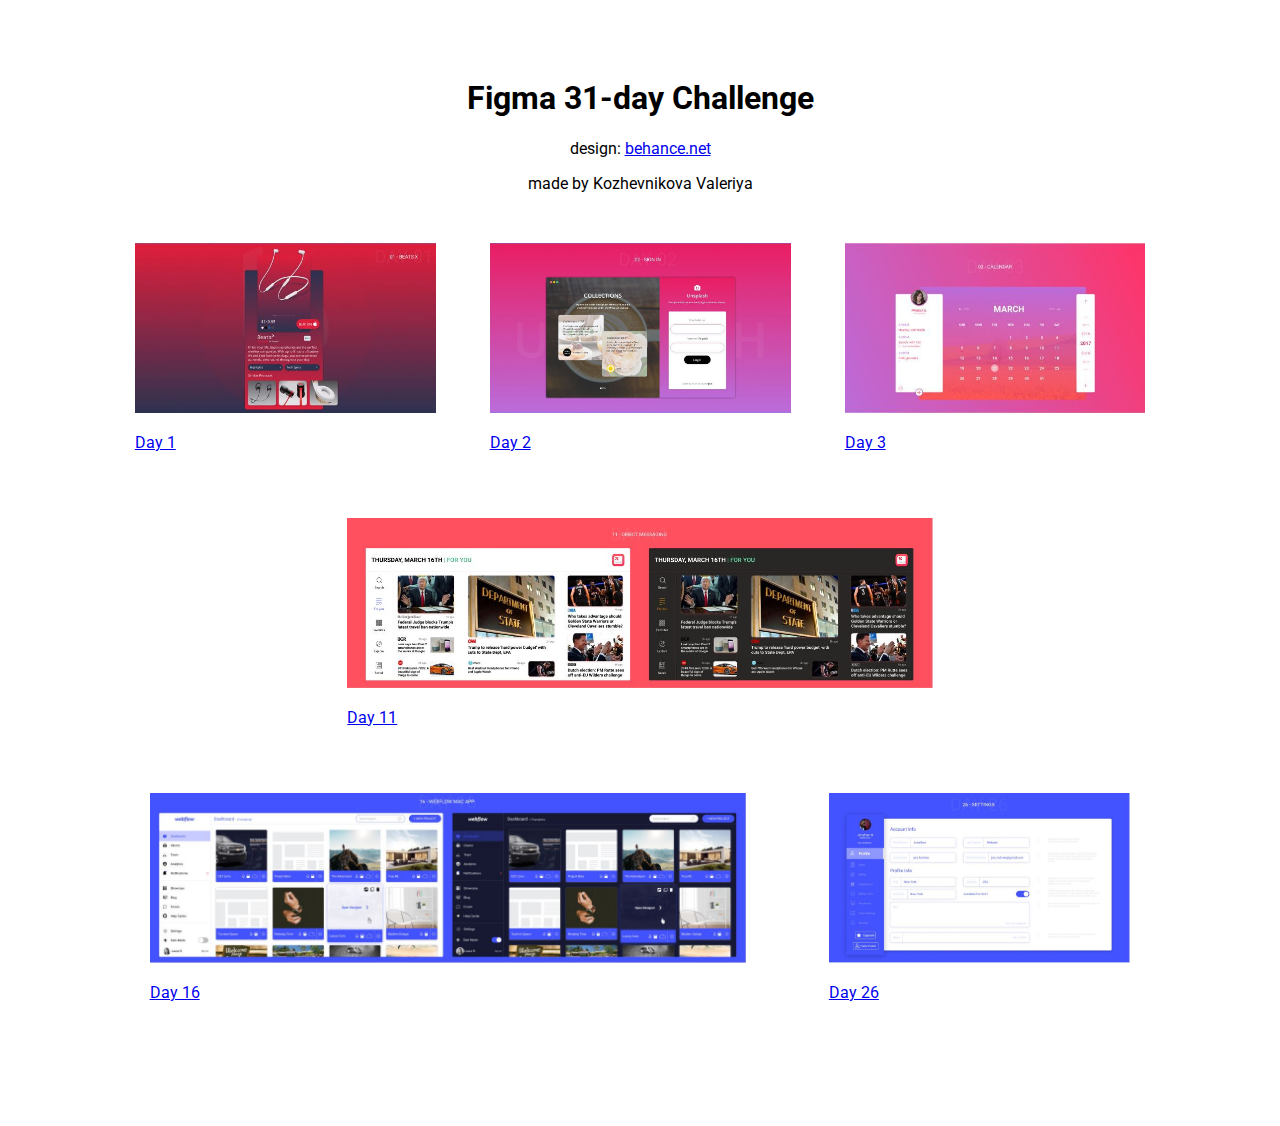
<file: index.html>
<!DOCTYPE html>
<html>

<head>
    <meta charset="utf-8">
    <meta name="viewport" content="width=device-width, initial-scale=1.0">
    <title>Figma challenge</title>
    <meta name="author" content="Kozhevnikova Valeriya">
    <link href="./index.css" rel="stylesheet">
    <link href="https://fonts.googleapis.com/css2?family=Roboto:wght@400;700&display=swap" rel="stylesheet">
</head>

<body>
    <div class="container">
        <h1 class="title">Figma 31-day Challenge</h1>
        <p class="subtitle">design: <a href="https://www.behance.net/gallery/51005247/31-DAY-DAILY-UI-CHALLENGE-IN-FIGMA"
                target="_blank">behance.net</a>
        </p>
        <p class="subtitle">made by Kozhevnikova Valeriya</p>
        <div class="images-wrapper container__images-wrapper">
            <a href="./day1/index.html" class="images-wrapper__day-cover" target="_blank">
                <img class="images-wrapper__img" src="./assets/images/day1.JPG" alt="day1">
                <p class="images-wrapper__day">Day 1</p>
            </a>
            <a href="./day2/index.html" class="images-wrapper__day-cover" target="_blank">
                <img class="images-wrapper__img" src="./assets/images/day2.JPG" alt="day2">
                <p class="images-wrapper__day">Day 2</p>
            </a>
            <a href="./day3/index.html" class="images-wrapper__day-cover" target="_blank">
                <img class="images-wrapper__img" src="./assets/images/day3.JPG" alt="day3">
                <p class="images-wrapper__day">Day 3</p>
            </a>
            <a href="./day11/index.html" class="images-wrapper__day-cover" target="_blank">
                <img class="images-wrapper__img" src="./assets/images/day11.JPG" alt="day11">
                <p class="images-wrapper__day">Day 11</p>
            </a>
            <a href="./day16/index.html" class="images-wrapper__day-cover" target="_blank">
                <img class="images-wrapper__img" src="./assets/images/day16.JPG" alt="day16">
                <p class="images-wrapper__day">Day 16</p>
            </a>
            <a href="./day26/index.html" class="images-wrapper__day-cover" target="_blank">
                <img class="images-wrapper__img" src="./assets/images/day26.JPG" alt="day26">
                <p class="images-wrapper__day">Day 26</p>
            </a>
        </div>
    </div>
</body>

</html>
</file>
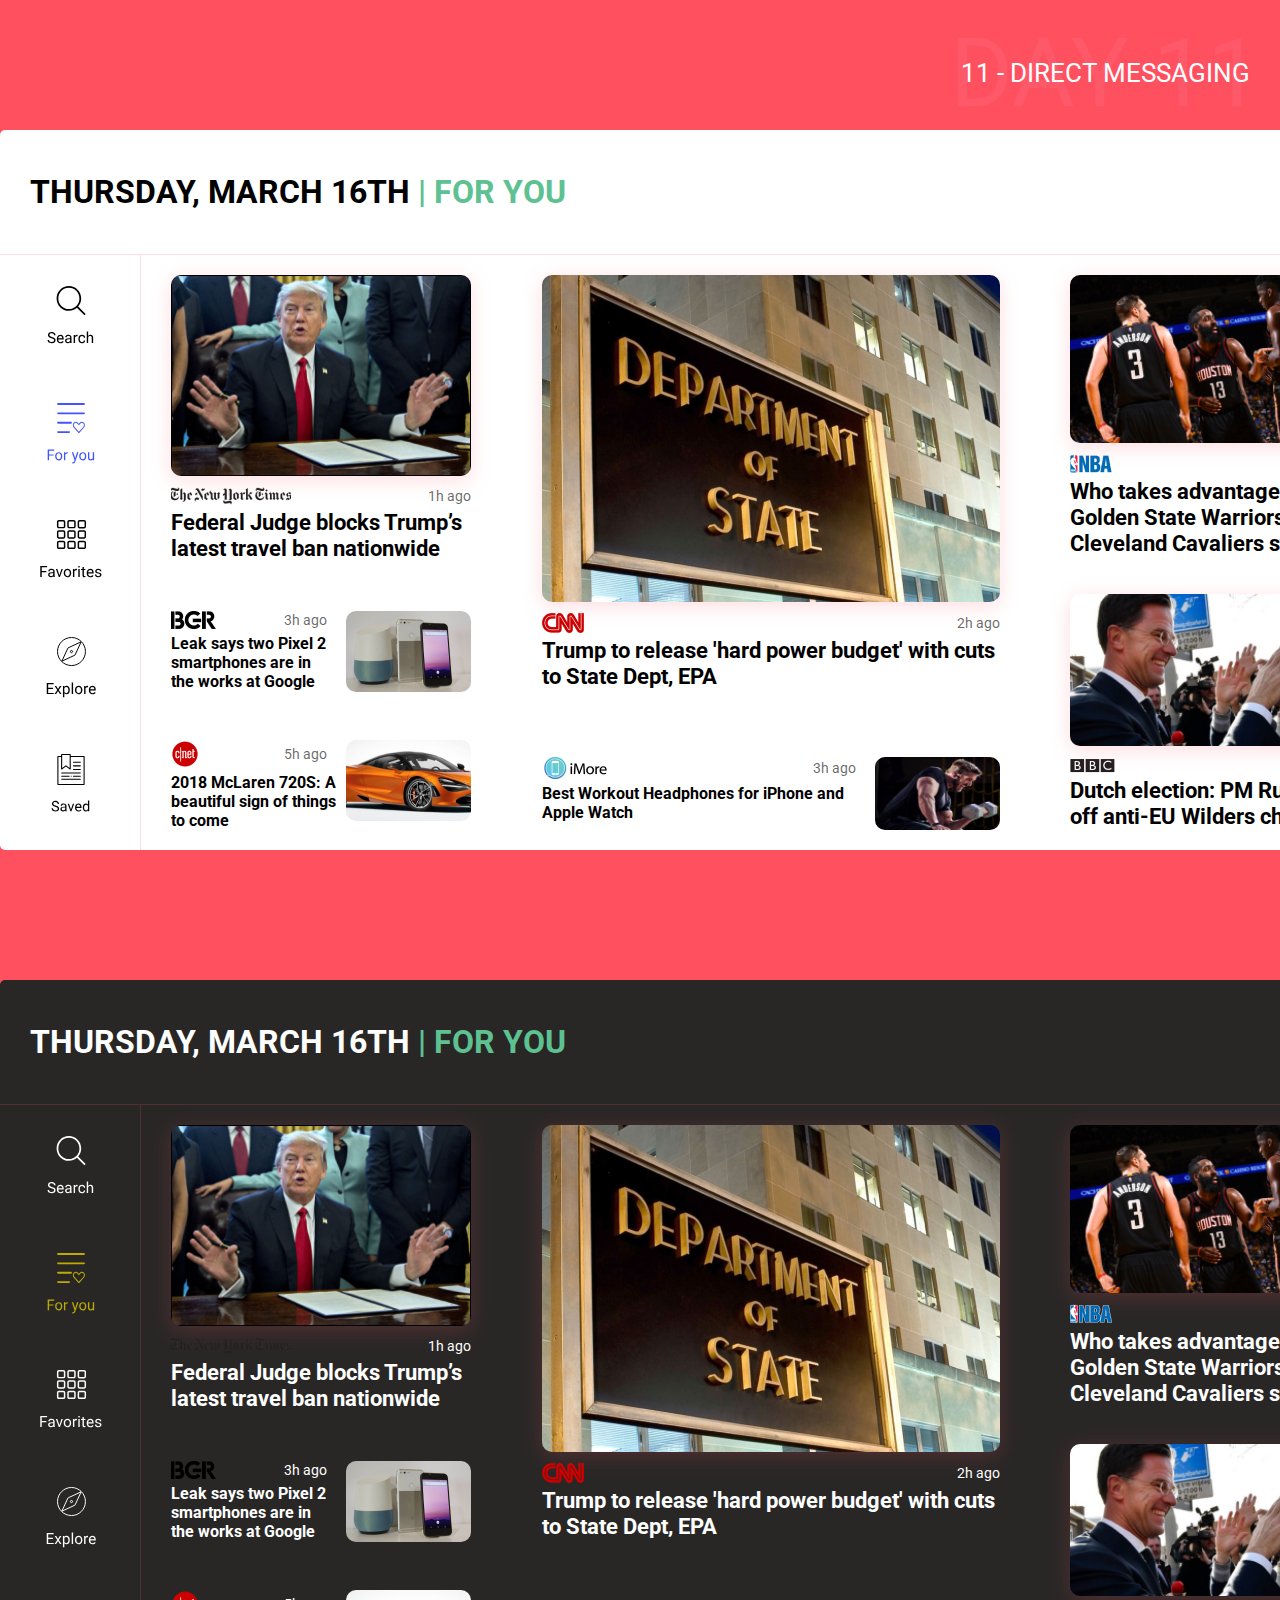
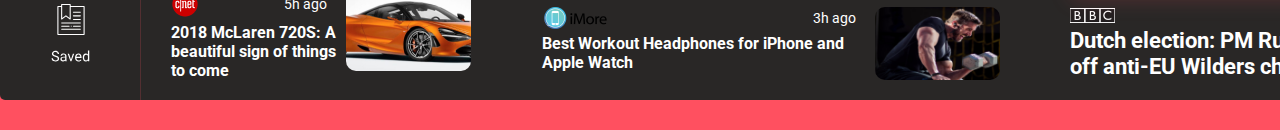
<file: day11/index.html>
<!DOCTYPE html>
<html>

<head>
    <meta charset="UTF-8">
    <meta name="viewport" content="width=device-width, initial-scale=1.0">
    <meta name="author" content="Valeriya Kozhevnikova">
    <title>FIGMA DAILY UI CHALLENGE - DAY 11</title>
    <link href="./index.css" rel="stylesheet">
    <link
        href="https://fonts.googleapis.com/css2?family=Open+Sans&family=Roboto&family=Roboto+Mono:wght@300&display=swap"
        rel="stylesheet">
</head>

<body class="body">

    <div class="title">
        <p class="title__day">DaY 11</p>
        <p class="title__header">11 - Direct Messaging</p>
    </div>

    <div class="container ">
        <section class="header">
            <h1 class="header__title"><span class="header__title-date">Thursday, March 16th</span> | FOR YOU</h1>
            <img src="images/ios10-news-app-icon.png" class="header__logo" alt="logo">
        </section>
        <section class="container__content">
            <section class="menu">
                <a class="menu__link" href="#"><img class="menu__item" src="./images/Group.svg" alt="menu"></a>
                <a class="menu__link" href="#"><img class="menu__item" src="./images/Group (1).svg" alt="menu"></a>
                <a class="menu__link" href="#"><img class="menu__item" src="./images/Group (2).svg" alt="menu"></a>
                <a class="menu__link" href="#"><img class="menu__item" src="./images/Group (3).svg" alt="menu"></a>
                <a class="menu__link" href="#"><img class="menu__item" src="./images/Group (4).svg" alt="menu"></a>
            </section>

            <section class="page">
                <div class="page__column">
                    <div class="card page__card">
                        <img class="card__img" src="images/donald-trump-muslim-travel-ban.png" alt="news img">
                        <div class="card__text-container">
                            <div class="card__menu">
                                <img class="card__logo" src="./images/The_New_York_Times_logo.png" alt="news logo">
                                <p class="card__time">1h ago</p>
                            </div>
                            <h2 class="card__title"><a class="link" href="link">Federal Judge blocks Trump’s latest travel ban
                                    nationwide</a></h2>
                        </div>
                    </div>
                    <div class="card page__card card_position_horizontal">
                        <img class="card__img" src="images/google-pixel-phones-google-home.png" alt="news img">
                        <div class="card__text-container">
                            <div class="card__menu">
                                <img class="card__logo" src="./images/bgr-logo.png" alt="news logo">
                                <p class="card__time">3h ago</p>
                            </div>
                            <h2 class="card__title"><a class="link" href="link">Leak says two Pixel 2 smartphones are in the works at
                                    Google</a></h2>
                        </div>
                    </div>
                    <div class="card page__card card_position_horizontal">
                        <img class="card__img" src="images/2018-mclaren-720s-1.png" alt="news img">
                        <div class="card__text-container">
                            <div class="card__menu">
                                <img class="card__logo" src="./images/CNET-Logo.png" alt="news logo">
                                <p class="card__time">5h ago</p>
                            </div>
                            <h2 class="card__title"><a class="link" href="link">2018 McLaren 720S: A beautiful sign of things to
                                    come</a></h2>
                        </div>
                    </div>
                </div>
                <div class="page__column">
                    <div class="card page__card card_size_big">
                        <img class="card__img" src="images/state department.png" alt="news img">
                        <div class="card__text-container">
                            <div class="card__menu">
                                <img class="card__logo" src="./images/cnnlogo.png" alt="news logo">
                                <p class="card__time">2h ago</p>
                            </div>
                            <h2 class="card__title"><a class="link" href="link">Trump to release 'hard power budget' with cuts to
                                    State Dept, EPA</a></h2>
                        </div>
                    </div>
                    <div class="card page__card card_position_horizontal card_size_big">
                        <img class="card__img" src="images/jaybird-x3_0.png" alt="news img">
                        <div class="card__text-container">
                            <div class="card__menu">
                                <img class="card__logo" src="./images/imore-logo.png" alt="news logo">
                                <p class="card__time">3h ago</p>
                            </div>
                            <h2 class="card__title"><a class="link" href="link">Best Workout Headphones for iPhone and Apple
                                    Watch</a></h2>
                        </div>
                    </div>
                </div>
                <div class="page__column">
                    <div class="card page__card">
                        <img class="card__img" src="images/Ryan Anderson James Harden Capela Ariza.png" alt="news img">
                        <div class="card__text-container">
                            <div class="card__menu">
                                <img class="card__logo" src="./images/NBA-logo.png" alt="news logo">
                                <p class="card__time">7h ago</p>
                            </div>
                            <h2 class="card__title"><a class="link" href="link">Who takes advantage should Golden State Warriors or
                                    Cleveland Cavaliers stumble?</a></h2>
                        </div>
                    </div>
                    <div class="card page__card">
                        <img class="card__img" src="images/Ryan Anderson James Harden Capela Ariza (1).png"
                            alt="news img">
                        <div class="card__text-container">
                            <div class="card__menu">
                                <img class="card__logo" src="./images/BBC.png" alt="news logo">
                                <p class="card__time">9h ago</p>
                            </div>
                            <h2 class="card__title"><a class="link" href="link">Dutch election: PM Rutte sees off anti-EU Wilders challenge</a></h2>
                        </div>
                    </div>
                </div>
            </section>
        </section>
    </div>

    <div class="container container_theme_dark">
        <section class="header">
            <h1 class="header__title"><span class="header__title-date">Thursday, March 16th</span> | FOR YOU</h1>
            <img src="images/ios10-news-app-icon.png" class="header__logo" alt="logo">
        </section>
        <section class="container__content">
            <section class="menu">
                <a class="menu__link" href="#"><img class="menu__item" src="./images/Group.svg" alt="menu"></a>
                <a class="menu__link" href="#"><img class="menu__item" src="./images/Group (1).svg" alt="menu"></a>
                <a class="menu__link" href="#"><img class="menu__item" src="./images/Group (2).svg" alt="menu"></a>
                <a class="menu__link" href="#"><img class="menu__item" src="./images/Group (3).svg" alt="menu"></a>
                <a class="menu__link" href="#"><img class="menu__item" src="./images/Group (4).svg" alt="menu"></a>
            </section>

            <section class="page">
                <div class="page__column">
                    <div class="card page__card">
                        <img class="card__img" src="images/donald-trump-muslim-travel-ban.png" alt="news img">
                        <div class="card__text-container">
                            <div class="card__menu">
                                <img class="card__logo" src="./images/The_New_York_Times_logo.png" alt="news logo">
                                <p class="card__time">1h ago</p>
                            </div>
                            <h2 class="card__title"><a class="link" href="link">Federal Judge blocks Trump’s latest travel ban
                                    nationwide</a></h2>
                        </div>
                    </div>
                    <div class="card page__card card_position_horizontal">
                        <img class="card__img" src="images/google-pixel-phones-google-home.png" alt="news img">
                        <div class="card__text-container">
                            <div class="card__menu">
                                <img class="card__logo" src="./images/bgr-logo.png" alt="news logo">
                                <p class="card__time">3h ago</p>
                            </div>
                            <h2 class="card__title"><a class="link" href="link">Leak says two Pixel 2 smartphones are in the works at
                                    Google</a></h2>
                        </div>
                    </div>
                    <div class="card page__card card_position_horizontal">
                        <img class="card__img" src="images/2018-mclaren-720s-1.png" alt="news img">
                        <div class="card__text-container">
                            <div class="card__menu">
                                <img class="card__logo" src="./images/CNET-Logo.png" alt="news logo">
                                <p class="card__time">5h ago</p>
                            </div>
                            <h2 class="card__title"><a class="link" href="link">2018 McLaren 720S: A beautiful sign of things to
                                    come</a></h2>
                        </div>
                    </div>
                </div>
                <div class="page__column">
                    <div class="card page__card card_size_big">
                        <img class="card__img" src="images/state department.png" alt="news img">
                        <div class="card__text-container">
                            <div class="card__menu">
                                <img class="card__logo" src="./images/cnnlogo.png" alt="news logo">
                                <p class="card__time">2h ago</p>
                            </div>
                            <h2 class="card__title"><a class="link" href="link">Trump to release 'hard power budget' with cuts to
                                    State Dept, EPA</a></h2>
                        </div>
                    </div>
                    <div class="card page__card card_position_horizontal card_size_big">
                        <img class="card__img" src="images/jaybird-x3_0.png" alt="news img">
                        <div class="card__text-container">
                            <div class="card__menu">
                                <img class="card__logo" src="./images/imore-logo.png" alt="news logo">
                                <p class="card__time">3h ago</p>
                            </div>
                            <h2 class="card__title"><a class="link" href="link">Best Workout Headphones for iPhone and Apple
                                    Watch</a></h2>
                        </div>
                    </div>
                </div>
                <div class="page__column">
                    <div class="card page__card">
                        <img class="card__img" src="images/Ryan Anderson James Harden Capela Ariza.png" alt="news img">
                        <div class="card__text-container">
                            <div class="card__menu">
                                <img class="card__logo" src="./images/NBA-logo.png" alt="news logo">
                                <p class="card__time">7h ago</p>
                            </div>
                            <h2 class="card__title"><a class="link" href="link">Who takes advantage should Golden State Warriors or
                                    Cleveland Cavaliers stumble?</a></h2>
                        </div>
                    </div>
                    <div class="card page__card">
                        <img class="card__img" src="images/Ryan Anderson James Harden Capela Ariza (1).png"
                            alt="news img">
                        <div class="card__text-container">
                            <div class="card__menu">
                                <img class="card__logo" src="./images/BBC.png" alt="news logo">
                                <p class="card__time">9h ago</p>
                            </div>
                            <h2 class="card__title"><a class="link" href="link">Dutch election: PM Rutte sees off anti-EU Wilders challenge</a></h2>
                        </div>
                    </div>
                </div>
            </section>
        </section>
    </div>
</body>

</html>
</file>
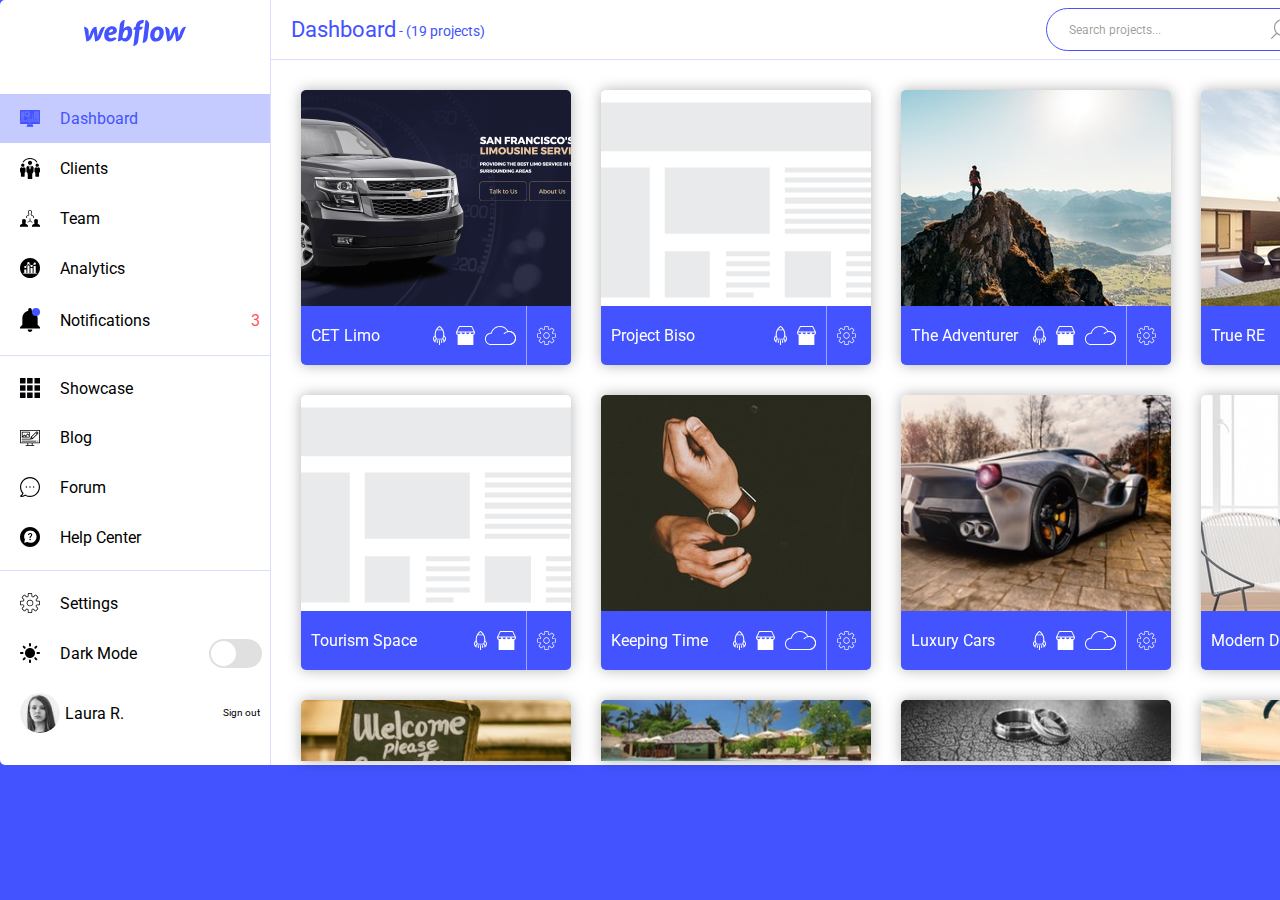
<file: day16/index.html>
<!DOCTYPE html>
<html>

<head>
    <meta charset="UTF-8">
    <meta name="viewport" content="width=device-width, initial-scale=1.0">
    <title>FIGMA DAILY UI CHALLENGE - DAY 16</title>
    <meta name="author" content="Valeriya Kozhevnikova">
    <link href="../vendor/normalize.css" rel="stylesheet">
    <link href="https://fonts.googleapis.com/css2?family=Roboto&display=swap" rel="stylesheet">
    <link href="./index.css" rel="stylesheet">
</head>

<body class="body">
    <div class="container">

        <section class="sidebar">
            <div class="logo">
                <svg class="logo__img" width="102" height="26" viewBox="0 0 102 26" fill="none"
                    xmlns="http://www.w3.org/2000/svg">
                    <path
                        d="M32.9358 10.1672C32.9358 8.31284 31.1565 6.34333 28.0774 6.34333C24.6198 6.34333 20.8215 8.91392 20.241 14.0423C19.6479 19.2218 22.8279 21.5239 26.0332 21.5239C29.2384 21.5239 30.9167 20.2577 32.6329 18.5696C31.1565 16.6896 29.251 17.5593 28.8851 17.7511C28.4813 17.9557 27.9639 18.2371 26.9039 18.2371C25.6672 18.2371 24.4053 17.6744 24.4053 15.334C32.3301 14.5411 32.9358 12.0216 32.9358 10.1672ZM29.0113 10.4742C28.9608 11.0497 28.7336 12.0344 24.7208 12.5844C25.5662 9.54058 27.1815 9.31038 27.926 9.31038C28.6201 9.31038 29.0617 9.8603 29.0113 10.4742ZM15.5846 10.9729C15.5846 10.9729 13.881 16.3955 13.7422 16.8431C13.6917 16.3827 12.4424 6.65027 12.4424 6.65027C9.54002 6.65027 7.98788 8.74766 7.16764 10.9602C7.16764 10.9602 5.09811 16.3955 4.92144 16.8559C4.90882 16.4338 4.60596 11.0241 4.60596 11.0241C4.4293 8.31284 1.98119 6.66306 -1.92552e-07 6.66306L2.39762 21.4088C5.43882 21.396 7.0793 19.3114 7.9374 17.0989C7.9374 17.0989 9.76717 12.303 9.84288 12.0856C9.8555 12.2902 11.1553 21.4088 11.1553 21.4088C14.2091 21.4088 15.8496 19.452 16.7329 17.3163L21.0108 6.66306C17.9948 6.66306 16.4048 8.74766 15.5846 10.9729ZM44.1415 6.31776C42.2613 6.31776 40.8227 7.35366 39.6113 8.87555V8.86276L40.6965 -1.95144e-07C38.1979 -1.95144e-07 36.1663 2.19971 35.7751 5.47368L33.8822 21.2937C35.3208 21.2937 36.8477 20.8716 37.6679 19.7973C38.3999 20.7565 39.4977 21.5239 41.1256 21.5239C45.3403 21.5239 48.2301 16.5617 48.2301 11.9065C48.2049 7.6606 46.1732 6.31776 44.1415 6.31776ZM43.7503 13.9272C43.3087 16.5234 41.8827 18.2882 40.5072 18.2882C39.1191 18.2882 38.526 17.6616 38.526 17.6616C38.791 15.3851 38.9551 13.9911 39.4599 12.789C39.9646 11.5868 41.1634 9.66847 42.4127 9.66847C43.6368 9.66847 44.192 11.3182 43.7503 13.9272ZM58.7544 6.66306H55.8142L55.8268 6.50959C56.0287 4.56567 56.483 3.54255 57.9847 3.37629C59.0068 3.27398 59.4611 2.73684 59.5747 2.14855C59.663 1.68815 59.9406 0.0895233 59.9406 0.0895233C54.0349 0.0511563 52.1799 2.63453 51.7004 6.57354L51.6877 6.66306H51.6246C50.6656 6.66306 49.6056 7.76291 49.4289 9.15691L49.3658 9.66847H51.3344L49.6813 23.5061L49.1765 25.9872C49.2396 25.9872 49.3154 26 49.3784 26C52.142 25.8977 53.9087 23.6852 54.2999 20.4752L55.587 9.66847H56.5082C57.4168 9.66847 58.4768 8.74766 58.6661 7.21299L58.7544 6.66306ZM74.0488 6.40728C70.6542 6.40728 67.449 8.9395 66.4647 12.9169C65.4804 16.8942 66.9695 21.6006 71.9666 21.6006C76.9511 21.6006 79.8283 16.7024 79.8283 12.6227C79.8283 8.56862 77.1152 6.40728 74.0488 6.40728ZM75.4242 13.7993C75.2476 15.6026 74.4652 18.3394 72.3199 18.3394C70.1621 18.3394 70.4649 15.1422 70.6795 13.6203C70.9066 11.9961 71.8026 9.68126 73.7333 9.68126C75.4621 9.68126 75.6261 11.7659 75.4242 13.7993ZM96.599 10.9729C96.599 10.9729 94.8955 16.3955 94.7567 16.8431C94.7062 16.3827 93.4569 6.65027 93.4569 6.65027C90.5545 6.65027 89.0024 8.74766 88.1821 10.9602C88.1821 10.9602 86.1126 16.3955 85.9359 16.8559C85.9233 16.4338 85.6204 11.0241 85.6204 11.0241C85.4438 8.31284 82.9957 6.66306 81.0145 6.66306L83.3995 21.4088C86.4407 21.396 88.0812 19.3114 88.9393 17.0989C88.9393 17.0989 90.769 12.303 90.8321 12.0856C90.8447 12.2902 92.1445 21.4088 92.1445 21.4088C95.1983 21.4088 96.8388 19.452 97.7221 17.3163L102 6.66306C98.9967 6.66306 97.4067 8.74766 96.599 10.9729ZM61.5306 0.0895233L59.0573 20.3089L58.5525 22.8028C58.6156 22.8028 58.6913 22.8155 58.7544 22.8155C61.417 22.7772 63.3099 20.4112 63.6632 17.4314L65.0892 5.83178C65.5183 2.28923 63.4361 0.0895233 61.5306 0.0895233Z"
                        fill="#4353FF" />
                </svg>
            </div>
            <div class="menu">
                <div class="menu__item menu__item_active">
                    <a href="#" class="menu__item-title"><img class="menu__icon" src="./images/editor (1).svg"
                            alt="icon">Dashboard</a>
                </div>
                <div class="menu__item"><a href="#" class="menu__item-title">
                        <img class="menu__icon" src="./images/group.svg" alt="icon">
                        Clients</a>
                </div>
                <div class="menu__item"><a href="#" class="menu__item-title">
                        <img class="menu__icon" src="./images/group (1).svg" alt="icon">
                        Team</a>
                </div>
                <div class="menu__item"> <a href="#" class="menu__item-title">
                        <img class="menu__icon" src="./images/analytics.svg" alt="icon">Analytics</a>
                </div>
                <div class="menu__item"> <a href="#" class="menu__item-title">
                        <img class="menu__icon" src="./images/notifications-button.svg" alt="icon">
                        <div class="menu__icon-dot"></div>Notifications
                        <p class="menu__item-count">3</p>
                    </a>
                </div>
                <div class="menu__item menu__item_divider"></div>
                <div class="menu__item"> <a href="#" class="menu__item-title">
                        <img class="menu__icon" src="./images/icon (1).svg" alt="icon">Showcase</a>
                </div>
                <div class="menu__item"> <a href="#" class="menu__item-title">
                        <img class="menu__icon" src="./images/blog.svg" alt="icon">Blog</a>
                </div>
                <div class="menu__item"> <a href="#" class="menu__item-title">
                        <img class="menu__icon" src="./images/chat.svg" alt="icon">Forum</a>
                </div>
                <div class="menu__item"> <a href="#" class="menu__item-title">
                        <img class="menu__icon" src="./images/question.svg" alt="icon">Help Center</a>
                </div>
                <div class="menu__item menu__item_divider"></div>
                <div class="menu__item"> <a href="#" class="menu__item-title"><img class="menu__icon"
                            src="./images/settings (1).svg" alt="icon">Settings</a>
                </div>
                <div class="menu__item"> <label for="checkbox" class="menu__item-title menu__label-checkbox">
                        <img class="menu__icon" src="./images/sun.svg" alt="icon">Dark Mode</label>
                    <input id="checkbox" type="checkbox" class="menu__input_type_checkbox" onchange="theme()"><span
                        class="checkbox"></span>
                </div>
                <div class="menu__item">
                    <p class="menu__item-title"><img class="menu__icon menu__icon_size_l"
                            src="./images/pexels-photo-28251 (1).jpg" alt="icon">Laura R.
                        <a href="#" class="menu__sign-out">Sign out</a>
                    </p>
                </div>
            </div>
        </section>

        <section class="page">
            <div class="page__panel">
                <p class="page__panel-title">Dashboard<span class="page__panel-count"> - (19 projects)</span></p>
                <div class="page__tools">
                    <div class="search page__search">
                        <input class="search__input" placeholder="Search projects...">
                        <a class="search__button" href="#"> <img src="./images/magnifying-glass (1).svg"></a>
                    </div>
                    <a class="new-project new-project__link" href="#">+ New Project</a>
                </div>
            </div>
            <div class="cards">
                <div class="card">
                    <div class="card__active">
                        <div class="card__active-icons">
                            <a href="#"><img class="card__active-icon" src="./images/share-post-symbol.svg"
                                    alt="icon"></a>
                            <a href="#"><img class="card__active-icon" src="./images/copy-item.svg" alt="icon"></a>
                            <a href="#"><img class="card__active-icon" src="./images/rubbish-bin-delete-button.svg"
                                alt="icon"></a>
                        </div>
                        <a class="card__active-text" href="#">Open Designer <span
                                class="card__active-chevron">›</span></a>
                    </div>
                    <img class="card__img" src="./images/cet.png" alt="img">
                    <div class="card__menu">
                        <p class="card__title">CET Limo</p>
                        <div class="cards__icons">
                            <a class="card__icon" href="#"><img src="./images/rocket-launch.svg" alt="icon"></a>
                            <a class="card__icon" href="#"><img src="./images/shop.svg" alt="icon"></a>
                            <a class="card__icon" href="#"><img src="./images/cloud.svg" alt="icon"></a>
                            <span class="card__icon-divider"></span>
                            <a class="card__icon" href="#"><img src="./images/settings.svg" alt="icon"></a>
                        </div>
                    </div>
                </div>
                <div class="card">
                    <div class="card__active">
                        <div class="card__active-icons">
                            <a href="#"><img class="card__active-icon" src="./images/share-post-symbol.svg"
                                    alt="icon"></a>
                            <a href="#"><img class="card__active-icon" src="./images/copy-item.svg" alt="icon"></a>
                            <a href="#"><img class="card__active-icon" src="./images/rubbish-bin-delete-button.svg"
                                alt="icon"></a>
                        </div>
                        <a class="card__active-text" href="#">Open Designer <span
                                class="card__active-chevron">›</span></a>
                    </div>
                    <img class="card__img" src="./images/wf.png" alt="img">
                    <div class="card__menu">
                        <p class="card__title">Project Biso</p>
                        <div class="cards__icons">
                            <a class="card__icon" href="#"><img src="./images/rocket-launch.svg" alt="icon"></a>
                            <a class="card__icon" href="#"><img src="./images/shop.svg" alt="icon"></a>
                            <span class="card__icon-divider"></span>
                            <a class="card__icon" href="#"><img src="./images/settings.svg" alt="icon"></a>
                        </div>
                    </div>
                </div>
                <div class="card">
                    <div class="card__active">
                        <div class="card__active-icons">
                            <a href="#"><img class="card__active-icon" src="./images/share-post-symbol.svg"
                                    alt="icon"></a>
                            <a href="#"><img class="card__active-icon" src="./images/copy-item.svg" alt="icon"></a>
                            <a href="#"><img class="card__active-icon" src="./images/rubbish-bin-delete-button.svg"
                                alt="icon"></a>
                        </div>
                        <a class="card__active-text" href="#">Open Designer <span
                                class="card__active-chevron">›</span></a>
                    </div>
                    <img class="card__img" src="./images/cet (2).png" alt="img">
                    <div class="card__menu">
                        <p class="card__title">The Adventurer</p>
                        <div class="cards__icons">
                            <a class="card__icon" href="#"><img src="./images/rocket-launch.svg" alt="icon"></a>
                            <a class="card__icon" href="#"><img src="./images/shop.svg" alt="icon"></a>
                            <a class="card__icon" href="#"><img src="./images/cloud.svg" alt="icon"></a>
                            <span class="card__icon-divider"></span>
                            <a class="card__icon" href="#"><img src="./images/settings.svg" alt="icon"></a>
                        </div>
                    </div>
                </div>
                <div class="card">
                    <div class="card__active">
                        <div class="card__active-icons">
                            <a href="#"><img class="card__active-icon" src="./images/share-post-symbol.svg"
                                    alt="icon"></a>
                            <a href="#"><img class="card__active-icon" src="./images/copy-item.svg" alt="icon"></a>
                            <a href="#"><img class="card__active-icon" src="./images/rubbish-bin-delete-button.svg"
                                alt="icon"></a>
                        </div>
                        <a class="card__active-text" href="#">Open Designer <span
                                class="card__active-chevron">›</span></a>
                    </div>
                    <img class="card__img" src="./images/cet (3).png" alt="img">
                    <div class="card__menu">
                        <p class="card__title">True RE</p>
                        <div class="cards__icons">
                            <a class="card__icon" href="#"><img src="./images/rocket-launch.svg" alt="icon"></a>
                            <a class="card__icon" href="#"><img src="./images/shop.svg" alt="icon"></a>
                            <a class="card__icon" href="#"><img src="./images/cloud.svg" alt="icon"></a>
                            <span class="card__icon-divider"></span>
                            <a class="card__icon" href="#"><img src="./images/settings.svg" alt="icon"></a>
                        </div>
                    </div>
                </div>
                <div class="card">
                    <div class="card__active">
                        <div class="card__active-icons">
                            <a href="#"><img class="card__active-icon" src="./images/share-post-symbol.svg"
                                    alt="icon"></a>
                            <a href="#"><img class="card__active-icon" src="./images/copy-item.svg" alt="icon"></a>
                            <a href="#"><img class="card__active-icon" src="./images/rubbish-bin-delete-button.svg"
                                alt="icon"></a>
                        </div>
                        <a class="card__active-text" href="#">Open Designer <span
                                class="card__active-chevron">›</span></a>
                    </div>
                    <img class="card__img" src="./images/wf.png" alt="img">
                    <div class="card__menu">
                        <p class="card__title">Tourism Space</p>
                        <div class="cards__icons">
                            <a class="card__icon" href="#"><img src="./images/rocket-launch.svg" alt="icon"></a>
                            <a class="card__icon" href="#"><img src="./images/shop.svg" alt="icon"></a>
                            <span class="card__icon-divider"></span>
                            <a class="card__icon" href="#"><img src="./images/settings.svg" alt="icon"></a>
                        </div>
                    </div>
                </div>
                <div class="card">
                    <div class="card__active">
                        <div class="card__active-icons">
                            <a href="#"><img class="card__active-icon" src="./images/share-post-symbol.svg"
                                    alt="icon"></a>
                            <a href="#"><img class="card__active-icon" src="./images/copy-item.svg" alt="icon"></a>
                            <a href="#"><img class="card__active-icon" src="./images/rubbish-bin-delete-button.svg"
                                alt="icon"></a>
                        </div>
                        <a class="card__active-text" href="#">Open Designer <span
                                class="card__active-chevron">›</span></a>
                    </div>
                    <img class="card__img" src="./images/cet (4).png" alt="img">
                    <div class="card__menu">
                        <p class="card__title">Keeping Time</p>
                        <div class="cards__icons">
                            <a class="card__icon" href="#"><img src="./images/rocket-launch.svg" alt="icon"></a>
                            <a class="card__icon" href="#"><img src="./images/shop.svg" alt="icon"></a>
                            <a class="card__icon" href="#"><img src="./images/cloud.svg" alt="icon"></a>
                            <span class="card__icon-divider"></span>
                            <a class="card__icon" href="#"><img src="./images/settings.svg" alt="icon"></a>
                        </div>
                    </div>
                </div>
                <div class="card">
                    <div class="card__active">
                        <div class="card__active-icons">
                            <a href="#"><img class="card__active-icon" src="./images/share-post-symbol.svg"
                                    alt="icon"></a>
                            <a href="#"><img class="card__active-icon" src="./images/copy-item.svg" alt="icon"></a>
                            <a href="#"><img class="card__active-icon" src="./images/rubbish-bin-delete-button.svg"
                                alt="icon"></a>
                        </div>
                        <a class="card__active-text" href="#">Open Designer <span
                                class="card__active-chevron">›</span></a>
                    </div>
                    <img class="card__img" src="./images/cet (5).png" alt="img">
                    <div class="card__menu">
                        <p class="card__title">Luxury Cars</p>
                        <div class="cards__icons">
                            <a class="card__icon" href="#"><img src="./images/rocket-launch.svg" alt="icon"></a>
                            <a class="card__icon" href="#"><img src="./images/shop.svg" alt="icon"></a>
                            <a class="card__icon" href="#"><img src="./images/cloud.svg" alt="icon"></a>
                            <span class="card__icon-divider"></span>
                            <a class="card__icon" href="#"><img src="./images/settings.svg" alt="icon"></a>
                        </div>
                    </div>

                </div>
                <div class="card">
                    <div class="card__active">
                        <div class="card__active-icons">
                            <a href="#"><img class="card__active-icon" src="./images/share-post-symbol.svg"
                                    alt="icon"></a>
                            <a href="#"><img class="card__active-icon" src="./images/copy-item.svg" alt="icon"></a>
                            <a href="#"><img class="card__active-icon" src="./images/rubbish-bin-delete-button.svg"
                                alt="icon"></a>
                        </div>
                        <a class="card__active-text" href="#">Open Designer <span
                                class="card__active-chevron">›</span></a>
                    </div>
                    <img class="card__img" src="./images/cet (6).png" alt="img">
                    <div class="card__menu">
                        <p class="card__title">Modern Design</p>
                        <div class="cards__icons">
                            <a class="card__icon" href="#"><img src="./images/rocket-launch.svg" alt="icon"></a>
                            <a class="card__icon" href="#"><img src="./images/shop.svg" alt="icon"></a>
                            <span class="card__icon-divider"></span>
                            <a class="card__icon" href="#"><img src="./images/settings.svg" alt="icon"></a>
                        </div>
                    </div>
                </div>
                <div class="card card_crop">
                    <div class="card__active card__active_crop">
                        <div class="card__active-icons">
                            <a href="#"><img class="card__active-icon" src="./images/share-post-symbol.svg"
                                    alt="icon"></a>
                            <a href="#"><img class="card__active-icon" src="./images/copy-item.svg" alt="icon"></a>
                            <a href="#"><img class="card__active-icon" src="./images/rubbish-bin-delete-button.svg"
                                alt="icon"></a>
                        </div>
                    </div>
                    <img class="card__img " src="./images/pexels-photo-203101@2x.png" alt="img">
                </div>
                <div class="card card_crop">
                    <div class="card__active card__active_crop">
                        <div class="card__active-icons">
                            <a href="#"><img class="card__active-icon" src="./images/share-post-symbol.svg"
                                    alt="icon"></a>
                            <a href="#"><img class="card__active-icon" src="./images/copy-item.svg" alt="icon"></a>
                            <a href="#"><img class="card__active-icon" src="./images/rubbish-bin-delete-button.svg"
                                alt="icon"></a>
                        </div>
                    </div>
                    <img class="card__img" src="./images/pexels-photo-338504@2x.png" alt="img">
                </div>
                <div class="card card_crop">
                    <div class="card__active card__active_crop">
                        <div class="card__active-icons">
                            <a href="#"><img class="card__active-icon" src="./images/share-post-symbol.svg"
                                    alt="icon"></a>
                            <a href="#"><img class="card__active-icon" src="./images/copy-item.svg" alt="icon"></a>
                            <a href="#"><img class="card__active-icon" src="./images/rubbish-bin-delete-button.svg"
                                alt="icon"></a>
                        </div>
                    </div>
                    <img class="card__img" src="./images/pexels-photo@2x.png" alt="img">
                </div>
                <div class="card card_crop">
                    <div class="card__active card__active_crop">
                        <div class="card__active-icons">
                            <a href="#"><img class="card__active-icon" src="./images/share-post-symbol.svg"
                                    alt="icon"></a>
                            <a href="#"><img class="card__active-icon" src="./images/copy-item.svg" alt="icon"></a>
                            <a href="#"><img class="card__active-icon" src="./images/rubbish-bin-delete-button.svg"
                                alt="icon"></a>
                        </div>
                    </div>
                    <img class="card__img" src="./images/pexels-photo-57864@2x.png" alt="img">
                </div>
            </div>
        </section>

    </div>
    <script src="script.js"></script>
</body>

</html>
</file>
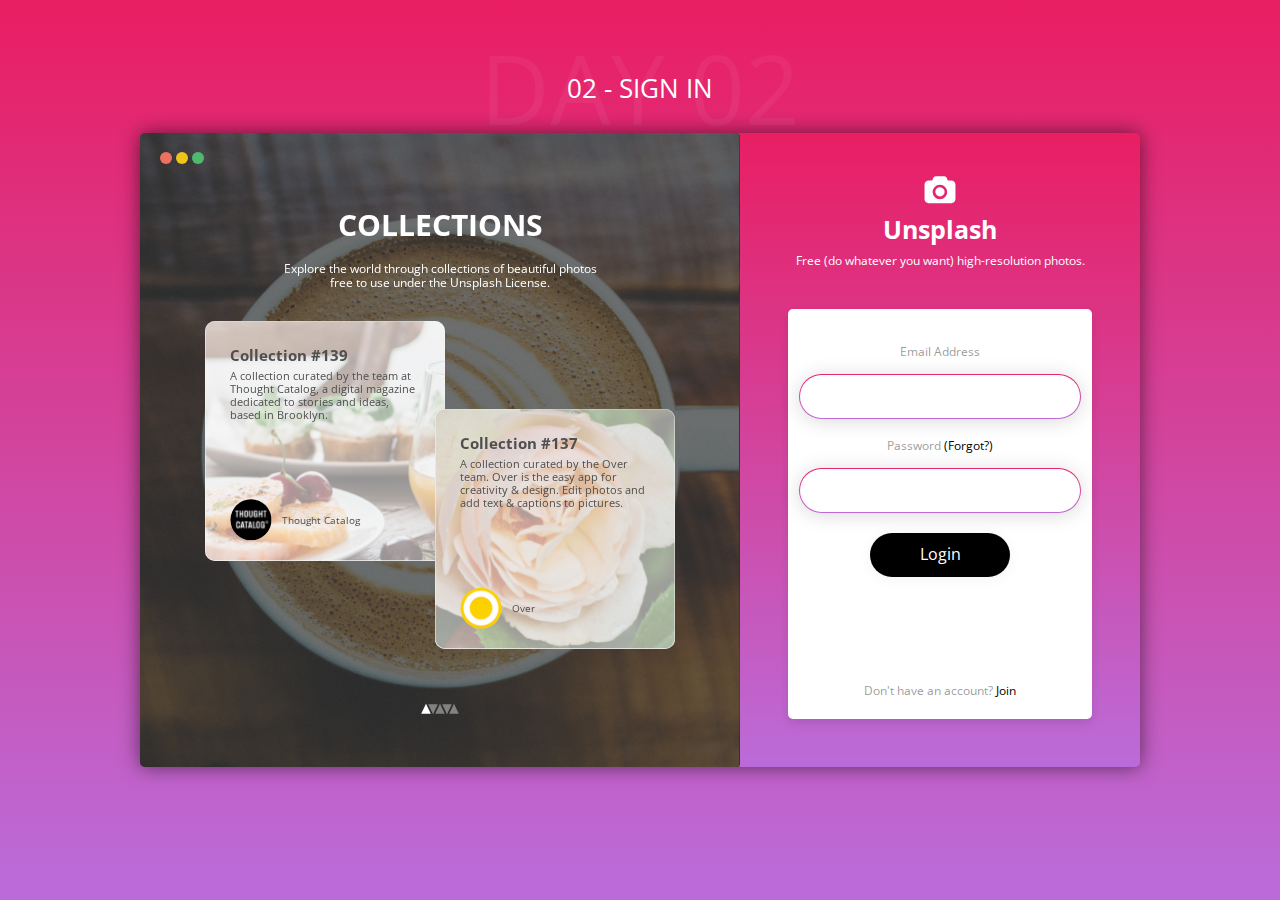
<file: day2/index.html>
<!DOCTYPE html>
<html>

<head>
    <meta name="author" content="Valeria Kozhevnikova">
    <meta charset="utf-8">
    <meta name="viewport" content="width=device-width, initial-scale=1.0">
    <link rel="stylesheet" href="./index.css">
    <link href="https://fonts.googleapis.com/css2?family=Open+Sans&display=swap" rel="stylesheet">
</head>

<body class="body">
    <div class="title">
        <p class="title__day">DaY 02</p>
        <p class="title__header">02 - Sign IN</p>
    </div>
    <div class="container">
        <div class="container__controls">
            <div class="container__control container__control_color_red"></div>
            <div class="container__control container__control_color_yellow"></div>
            <div class="container__control container__control_color_green"></div>
        </div>
        <div class="slider">
            <h2 class="slider__title">Collections</h2>
            <p class="slider__subtitle">Explore the world through collections of beautiful photos free to use under the
                Unsplash License.</p>

            <div class="slider__card-wrapper">
                <div class="card">
                    <h3 class="card__title">Collection #139</h3>
                    <p class="card__description">A collection curated by the team at Thought Catalog, a digital magazine
                        dedicated to stories and ideas, based in Brooklyn.</p>
                    <div class="card__brand">
                        <img src="./assets/images/logo1.svg" alt="logo" class="card__logo">
                        <p class="card__brand-name">Thought Catalog</p>
                    </div>
                </div>
                <div class="card">
                    <h3 class="card__title">Collection #137</h3>
                    <p class="card__description">A collection curated by the Over team. Over is the easy app for
                        creativity
                        & design. Edit photos and add text & captions to pictures.</p>
                    <div class="card__brand">
                        <img src="./assets/images/logo2.svg" alt="logo" class="card__logo">
                        <p class="card__brand-name">Over</p>
                    </div>
                </div>
            </div>
            <div class="slider__triangles">
                <img class="slider__triangle slider__triangle_active" class="slider__triangle"
                    src="./assets/images/triangle.svg" alt="triangle">
                <img class="slider__triangle" src="./assets/images/triangle.svg" alt="triangle">
                <img class="slider__triangle" src="./assets/images/triangle.svg" alt="triangle">
                <img class="slider__triangle" src="./assets/images/triangle.svg" alt="triangle">
                <img class="slider__triangle" src="./assets/images/triangle.svg" alt="triangle">
            </div>
        </div>
        <div class="container__form-side form-side">
            <img class="form-side__logo" src="./assets/images/Unsplash Logo.svg" alt="">
            <h2 class="form-side__title">Unsplash</h2>
            <p class="form-side__description">Free (do whatever you want) high-resolution photos.</p>
            <div class="form-side__form-container">
                <form class="form">
                    <label for="input-email" class="form__label">Email Address</label>
                    <input id="input-email" class="form__input">
                    <label for="input-password" class="form__label">Password
                        <a class="form-side__link" href="link">(Forgot?)</a>
                    </label>
                    <input id="input-password" class="form__input">
                    <button class="form__login-button" type="submit">Login</button>
                </form>
                <p class="form-side__tip">Don't have an account? <a class="form-side__link" href="#">Join</a></p>
            </div>
        </div>
    </div>
    </div>
</body>

</html>
</file>
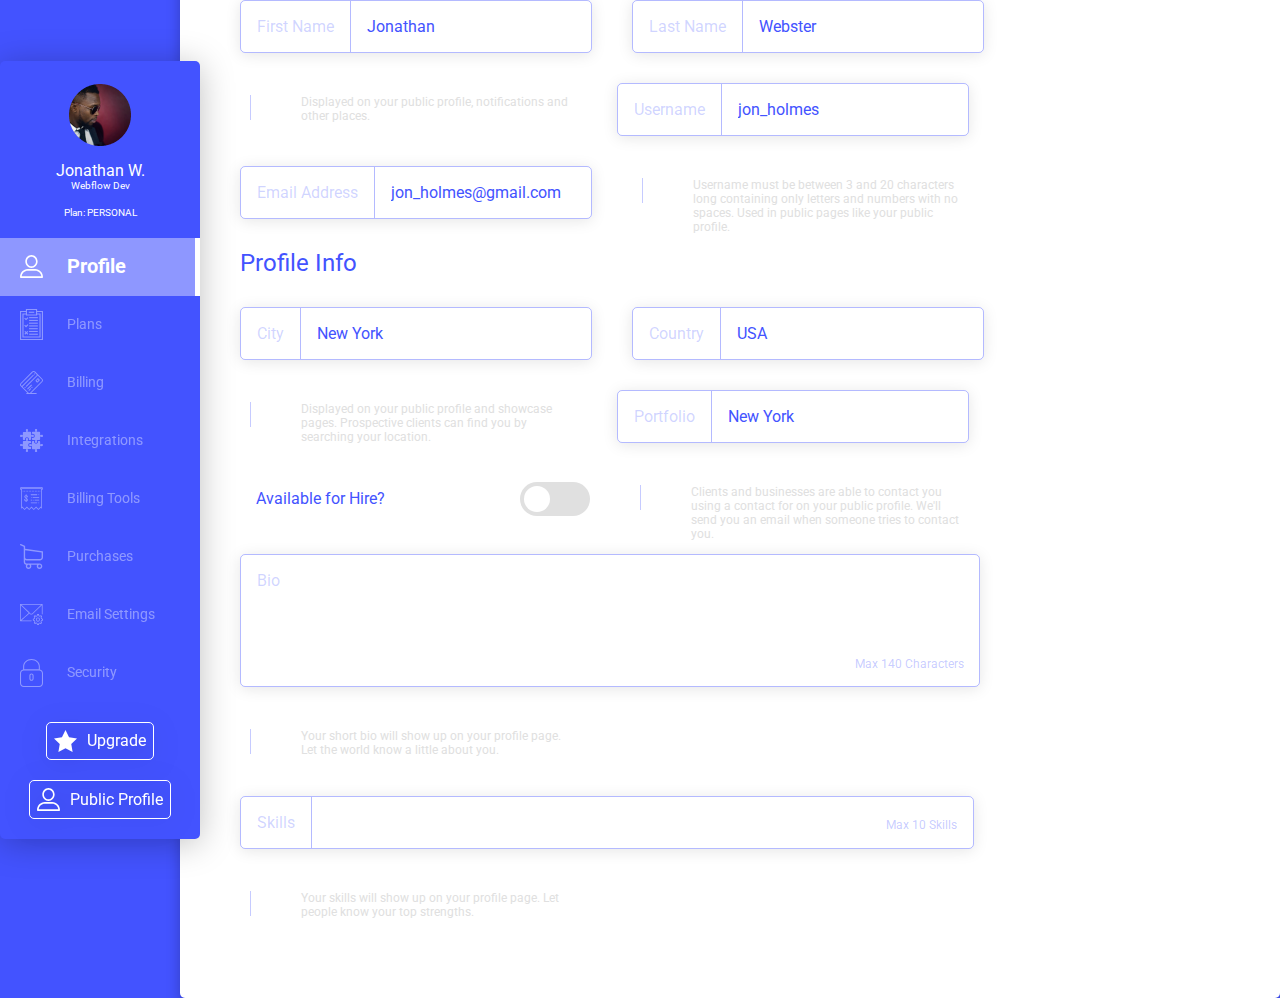
<file: day26/index.html>
<!DOCTYPE html>
<html lang="en">

<head>
    <meta charset="UTF-8">
    <meta name="viewport" content="width=device-width, initial-scale=1.0">
    <meta name="author" content="Valeriya Kozhevnikova">
    <title>FIGMA DAILY UI CHALLENGE - DAY 26</title>
    <link href="./index.css" rel="stylesheet">
    <link href="https://fonts.googleapis.com/css2?family=Roboto:wght@400;700&display=swap" rel="stylesheet">
</head>

<body class="body">
    <div class="title title_position_center">
        <p class="title__day">DaY 26</p>
        <p class="title__header">26 - Settings</p>
    </div>
    <section class="menu">
        <img class="menu__avatar" src="./images/Mask Group.png" alt="avatar">
        <h1 class="menu__name">Jonathan W.</h1>
        <p class="menu__job-position">Webflow Dev</p>
        <p class="menu__plan">Plan: <span class="menu__plan_upper">Personal</span></p>
        <ul class="menu__items">
            <li class="menu__item menu__item_active"><a class="menu__item-link" href="#"><img src="./images/profile.svg"
                        class="menu__icon" alt="icon">Profile</a></li>
            <li class="menu__item"><a class="menu__item-link" href="#"><img src="./images/choice.svg" class="menu__icon"
                        alt="icon">Plans</a></li>
            <li class="menu__item"><a class="menu__item-link" href="#"><img src="./images/credit-card (1).svg"
                        class="menu__icon" alt="icon">Billing</a></li>
            <li class="menu__item"><a class="menu__item-link" href="#"><img src="./images/puzzle.svg" class="menu__icon"
                        alt="icon">Integrations</a></li>
            <li class="menu__item"><a class="menu__item-link" href="#"><img src="./images/receipt.svg"
                        class="menu__icon" alt="icon">Billing Tools</a></li>
            <li class="menu__item"><a class="menu__item-link" href="#"><img src="./images/shopping-cart (1).svg"
                        class="menu__icon" alt="icon">Purchases</a> </li>
            <li class="menu__item"><a class="menu__item-link" href="#"><img src="./images/mail.svg" class="menu__icon"
                        alt="icon">Email Settings</a></li>
            <li class="menu__item"><a class="menu__item-link" href="#"><img src="./images/locked.svg" class="menu__icon"
                        alt="icon">Security</a></li>
        </ul>
        <button class="menu__button" href="#"><img src="./images/star.svg" class="menu__icon menu__icon_type_button"
                alt="icon">Upgrade</button>
        <button class="menu__button" href="#"><img src="./images/profile.svg" class="menu__icon menu__icon_type_button"
                alt="icon">Public Profile</button>
    </section>

    <section class="page">
        <div class="page__section">
            <h2 class="page__title">Account Info</h2>
            <div class="page__input-wrapper">
                <label for="f-name" class="page__label">First Name</label>
                <input id="f-name" class="page__input" placeholder="Jonathan" type="text">
            </div>
            <div class="page__input-wrapper">
                <label for="l-name" class="page__label">Last Name</label>
                <input id="l-name" class="page__input" placeholder="Webster" type="text">
            </div>
            <p class="page__tip">Displayed on your public profile, notifications and other places.</p>
            <div class="page__input-wrapper">
                <label for="username" class="page__label">Username</label>
                <input id="username" class="page__input" placeholder="jon_holmes" type="text">
            </div>
            <div class="page__input-wrapper">
                <label for="email" class="page__label">Email Address</label>
                <input id="email" class="page__input" placeholder="jon_holmes@gmail.com" type="email">
            </div>
            <p class="page__tip">Username must be between 3 and 20 characters long containing only letters and numbers
                with no
                spaces. Used in public pages like your public profile.</p>
        </div>

        <div class="page__section">
            <h2 class="page__title">Profile Info</h2>
            <div class="page__input-wrapper">
                <label for="city" class="page__label">City</label>
                <input id="city" class="page__input" placeholder="New York" type="text">
            </div>
            <div class="page__input-wrapper">
                <label for="country" class="page__label">Country</label>
                <input id="country" class="page__input" placeholder="USA" type="text">
            </div>
            <p class="page__tip">Displayed on your public profile and showcase pages. Prospective clients can find you
                by searching your location.</p>
            <div class="page__input-wrapper">
                <label for="portfolio" class="page__label">Portfolio</label>
                <input id="portfolio" class="page__input" placeholder="New York" type="text">
            </div>
            <div class="page__input-wrapper page__input-wrapper_type_checkbox">
                <label for="hire" class="page__label page__label_type_checkbox">Available for Hire?</label>
                <input id="hire" class="page__input page__input_type_checkbox" placeholder="New York" type="checkbox">
                <span class="checkbox"></span>
            </div>
            <p class="page__tip">Clients and businesses are able to contact you using a contact for on your public
                profile. We'll send you an email when someone tries to contact you.</p>
            <div class="page__textarea-wrapper">
                <textarea class="page__textarea" placeholder="Bio" maxlength="140"></textarea>
                <span class="page__inside-tip">Max 140 Characters</span>
            </div>
            <p class="page__tip">Your short bio will show up on your profile page. Let the world know a little about
                you.</p>
            <div class="page__input-wrapper page__input-wrapper_size_l">
                <label for="skills" class="page__label">Skills</label>
                <input id="skills" class="page__input" placeholder="" type="text">
                <span class="page__inside-tip">Max 10 Skills</span>
            </div>
            <p class="page__tip">Your skills will show up on your profile page. Let people know your top strengths.</p>
        </div>
    </section>
</body>

</html>
</file>
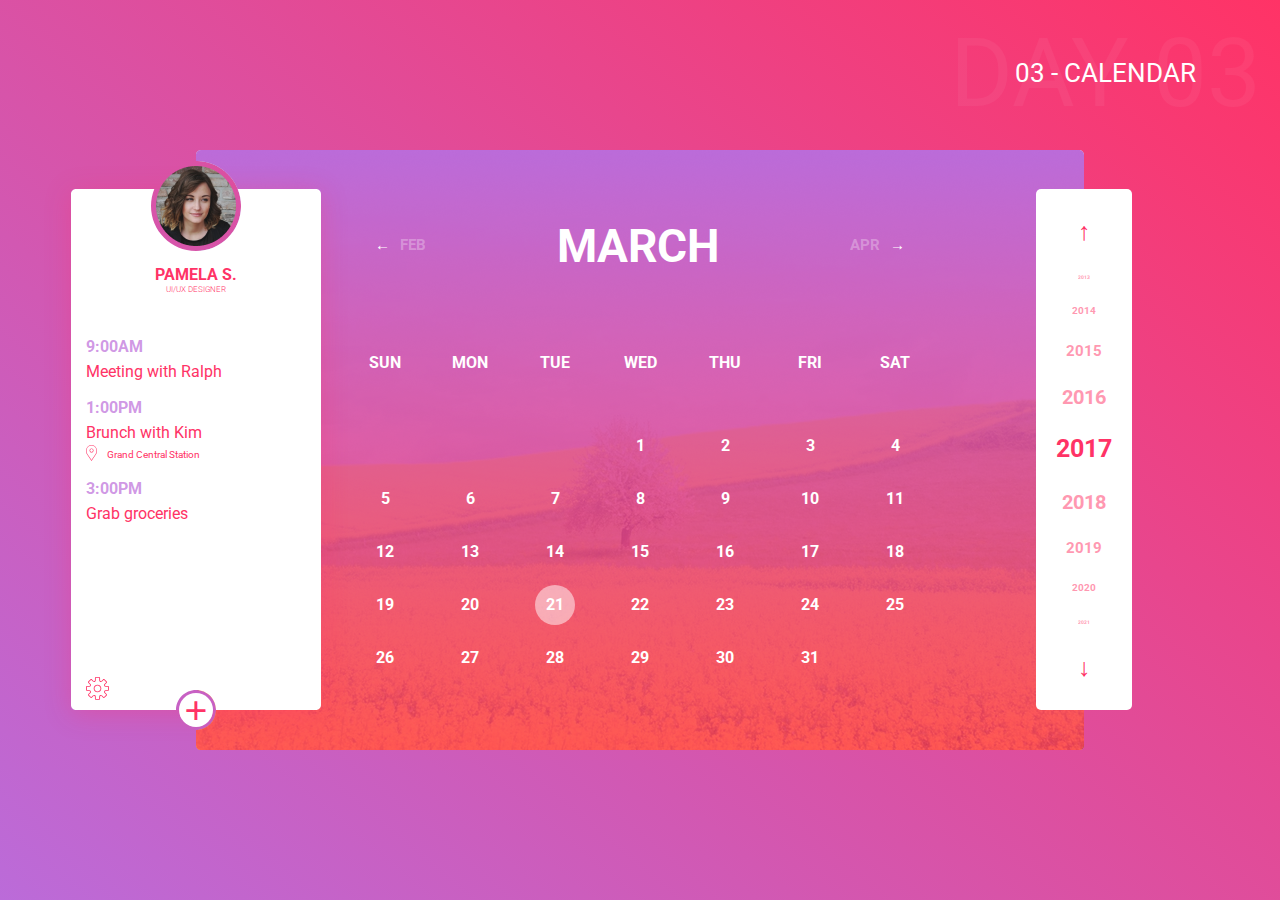
<file: day3/index.html>
<!DOCTYPE html>
<html lang="eng">

<head>
    <meta charset="UTF-8">
    <meta name="viewport" content="width=device-width, initial-scale=1.0">
    <meta name="author" content="Valeriya Kozhevnikova">
    <title>FIGMA DAILY UI CHALLENGE - DAY 3</title>
    <link href="./index.css" rel="stylesheet">
    <link
        href="https://fonts.googleapis.com/css2?family=Open+Sans&family=Roboto&family=Roboto+Mono:wght@300&display=swap"
        rel="stylesheet">
</head>

<body class="body">
    <div class="container">
        <div class="title">
            <p class="title__day">DaY 03</p>
            <p class="title__header">03 - Calendar</p>
        </div>



        <div class="calendar">
            <section class="profile">
                <div class="profile__inner">
                    <img class="profile__avatar" src="./images/Mask Group (1).png" alt="persone">
                    <p class="profile__name">Pamela S.</p>
                    <p class="profile__job">UI/UX Designer</p>
                    <div class="events profile__events">
                        <div class="event events_event">
                            <p class="event__time">9:00AM</p>
                            <p class="event__title">Meeting with Ralph</p>
                        </div>
                        <div class="event events_event">
                            <p class="event__time">1:00PM</p>
                            <p class="event__title">Brunch with Kim</p>
                            <p class="event__location"><img class="event__point"
                                    src="./images/placeholder (1).svg">Grand
                                Central Station</p>
                        </div>
                        <div class="event events_event">
                            <p class="event__time">3:00PM</p>
                            <p class="event__title">Grab groceries</p>
                        </div>
                    </div>
                </div>
                <a class="profile__settings" href="#"><img src="images/settings (1) (1).svg"></a>
                <svg class="profile__mask" width="250" height="521" fill="none" xmlns="http://www.w3.org/2000/svg">
                    <path fill-rule="evenodd" clip-rule="evenodd"
                        d="M170 17c0 24.8528-20.147 45-45 45S80 41.8528 80 17c0-6.0153 1.1803-11.75497 3.3219-17H5C2.23853 0 0 2.23858 0 5v511c0 2.761 2.23853 5 5 5h100c0-11.046 8.954-20 20-20s20 8.954 20 20h100c2.761 0 5-2.239 5-5V5c0-2.76142-2.239-5-5-5h-78.322C168.82 5.24503 170 10.9847 170 17Z"
                        fill="#fff" />
                </svg>
                <a class="profile__plus-button" href="#">+</a>
            </section>

            <section class="month">
                <div class="month__header">
                    <a class="month__another-month" href="#"><span class="month__arrow">&#8592;</span>FEB</a>
                    <h1 class="month__title">March</h1>
                    <a class="month__another-month" href="#">APR<span class="month__arrow">&#8594;</span></a>
                </div>
                <div class="month__grid">
                    <p class="month__grid-item">Sun</p>
                    <p class="month__grid-item">Mon</p>
                    <p class="month__grid-item">Tue</p>
                    <p class="month__grid-item">Wed</p>
                    <p class="month__grid-item">Thu</p>
                    <p class="month__grid-item">Fri</p>
                    <p class="month__grid-item">Sat</p>

                    <a class="month__grid-item" href="#"></a>
                    <a class="month__grid-item" href="#"></a>
                    <a class="month__grid-item" href="#"></a>
                    <a class="month__grid-item" href="#">1</a>
                    <a class="month__grid-item" href="#">2</a>
                    <a class="month__grid-item" href="#">3</a>
                    <a class="month__grid-item" href="#">4</a>
                    <a class="month__grid-item" href="#">5</a>
                    <a class="month__grid-item" href="#">6</a>
                    <a class="month__grid-item" href="#">7</a>
                    <a class="month__grid-item" href="#">8</a>
                    <a class="month__grid-item" href="#">9</a>
                    <a class="month__grid-item" href="#">10</a>
                    <a class="month__grid-item" href="#">11</a>
                    <a class="month__grid-item" href="#">12</a>
                    <a class="month__grid-item" href="#">13</a>
                    <a class="month__grid-item" href="#">14</a>
                    <a class="month__grid-item" href="#">15</a>
                    <a class="month__grid-item" href="#">16</a>
                    <a class="month__grid-item" href="#">17</a>
                    <a class="month__grid-item" href="#">18</a>
                    <a class="month__grid-item" href="#">19</a>
                    <a class="month__grid-item" href="#">20</a>
                    <a class="month__grid-item month__grid-item_active" href="#">21</a>
                    <a class="month__grid-item" href="#">22</a>
                    <a class="month__grid-item" href="#">23</a>
                    <a class="month__grid-item" href="#">24</a>
                    <a class="month__grid-item" href="#">25</a>
                    <a class="month__grid-item" href="#">26</a>
                    <a class="month__grid-item" href="#">27</a>
                    <a class="month__grid-item" href="#">28</a>
                    <a class="month__grid-item" href="#">29</a>
                    <a class="month__grid-item" href="#">30</a>
                    <a class="month__grid-item" href="#">31</a>
                </div>
            </section>

            <section class="years">
                <a href="#" class="years__arrow">&#8593;</a>
                <a href="#" class="years__year years__year_size_xxs">2013</a>
                <a href="#" class="years__year years__year_size_xs">2014</a>
                <a href="#" class="years__year years__year_size_s">2015</a>
                <a href="#" class="years__year years__year_size_m">2016</a>
                <a href="#" class="years__year">2017</a>
                <a href="#" class="years__year years__year_size_m">2018</a>
                <a href="#" class="years__year years__year_size_s">2019</a>
                <a href="#" class="years__year years__year_size_xs">2020</a>
                <a href="#" class="years__year years__year_size_xxs">2021</a>
                <a href="#" class="years__arrow">&#8595;</a>
            </section>
        </div>
    </div>
</body>

</html>
</file>
<file: index.css>
@import url(./blocks/container/container.css);
@import url(./blocks/container/__images-wrapper/container__images-wrapper.css);

@import url(./blocks/title/title.css);
@import url(./blocks/subtitle/subtitle.css);
@import url(./blocks/images-wrapper/images-wrapper.css);
@import url(./blocks/images-wrapper/__day-cover/images-wrapper__day-cover.css);
@import url(./blocks/images-wrapper/__img/images-wrapper__img.css);
@import url(./blocks/images-wrapper/__day/images-wrapper__day.css);
</file>
<file: day11/index.css>
@import url("./blocks/body/body.css");

@import url("./blocks/container/container.css");
@import url("./blocks/container/container__content.css");
@import url("./blocks/container/container_theme_dark.css");

@import url("./blocks/link/link.css");

@import url("./blocks/title/title.css");
@import url("./blocks/title/title__day.css");
@import url("./blocks/title/title__header.css");

@import url("./blocks/header/header.css");
@import url("./blocks/header/header__title.css");
@import url("./blocks/header/header__title-date.css");

@import url("./blocks/menu/menu.css");
@import url("./blocks/menu/menu__item.css");
@import url("./blocks/menu/menu__link.css");

@import url("./blocks/page/page.css");
@import url("./blocks/page/page__card.css");
@import url("./blocks/page/page__column.css");

@import url("./blocks/card/card.css");
@import url("./blocks/card/card__img.css");
@import url("./blocks/card/card__menu.css");
@import url("./blocks/card/card__title.css");
@import url("./blocks/card/card__time.css");
@import url("./blocks/card/card_position_horizontal.css");
@import url("./blocks/card/card_size_big.css");
</file>
<file: day16/index.css>
@import url("./blocks/body/body.css");
@import url("./blocks/container/container.css");
@import url("./blocks/container/container_theme_dark.css");

@import url("./blocks/sidebar/sidebar.css");
@import url("./blocks/logo/logo.css");

@import url("./blocks/menu/menu.css");
@import url("./blocks/menu/menu__item.css");
@import url("./blocks/menu/menu__icon.css");
@import url("./blocks/menu/menu__icon_size_l.css");
@import url("./blocks/menu/menu__item-title.css");
@import url("./blocks/menu/menu__item_active.css");
@import url("./blocks/menu/menu__item_divider.css");
@import url("./blocks/menu/menu__item-count.css");
@import url("./blocks/menu/menu__sign-out.css");
@import url("./blocks/menu/menu__input_type_checkbox.css");
@import url("./blocks/menu/menu__label-checkbox.css");
@import url("./blocks/menu/menu__icon-dot.css");

@import url("./blocks/page/page.css");
@import url("./blocks/page/page__panel.css");
@import url("./blocks/page/page__panel-title.css");
@import url("./blocks/page/page__panel-count.css");
@import url("./blocks/page/page__tools.css");

@import url("./blocks/search/search.css");
@import url("./blocks/search/search__input.css");
@import url("./blocks/search/search__button.css");

@import url("./blocks/new-project/new-project.css");
@import url("./blocks/page/page__search.css");

@import url("./blocks/cards/cards.css");
@import url("./blocks/cards/cards__icons.css");

@import url("./blocks/card/card.css");
@import url("./blocks/card/card__menu.css");
@import url("./blocks/card/card__title.css");
@import url("./blocks/card/card__icon-divider.css");
@import url("./blocks/card/card__icon.css");
@import url("./blocks/card/card__img.css");
@import url("./blocks/card/card_crop.css");
@import url("./blocks/card/card__active.css");
@import url("./blocks/card/card__active-icons.css");
@import url("./blocks/card/card__active-text.css");
@import url("./blocks/card/card__active-chevron.css");
@import url("./blocks/card/card__active_crop.css");
</file>
<file: day2/index.css>
@import url(./blocks/body/body.css);

@import url(./blocks/title/title.css);
@import url(./blocks/title/title__day.css);
@import url(./blocks/title/title__header.css);

@import url(./blocks/container/container.css);
@import url(./blocks/container/__controls/container__controls.css);
@import url(./blocks/container/__control/container__control.css);
@import url(./blocks/container/__control/_color/_red/container__control_color_red.css);
@import url(./blocks/container/__control/_color/_yellow/container__control_color_yellow.css);
@import url(./blocks/container/__control/_color/_green/container__control_color_green.css);
@import url(./blocks/container/__form-side/container__form-side.css);

@import url(./blocks/slider/slider.css);

@import url(./blocks/slider/__card-wrapper/slider__card-wrapper.css);
@import url(./blocks/slider/__title/slider__title.css);
@import url(./blocks/slider/__subtitle/slider__subtitle.css);
@import url(./blocks/slider/__triangles/slider__triangles.css);
@import url(./blocks/slider/__triangle/slider__triangle.css);
@import url(./blocks/slider/__triangle/_active/slider__triangle_active.css);

@import url(./blocks/card/card.css);
@import url(./blocks/card/__img/card__img.css);
@import url(./blocks/card/__title/card__title.css);
@import url(./blocks/card/__description/card__description.css);
@import url(./blocks/card/__brand/card__brand.css);
@import url(./blocks/card/__logo/card__logo.css);
@import url(./blocks/card/__brand-name/card__brand-name.css);

@import url(./blocks/form-side/form-side.css);
@import url(./blocks/form-side/__logo/form-side__logo.css);
@import url(./blocks/form-side/__title/form-side__title.css);
@import url(./blocks/form-side/__description/form-side__description.css);
@import url(./blocks/form-side/__form-container/form-side__form-container.css);
@import url(./blocks/form-side/__tip/form-side__tip.css);
@import url(./blocks/form-side/__link/form-side__link.css);

@import url(./blocks/form/form.css);
@import url(./blocks/form/__label/form__label.css);
@import url(./blocks/form/__input/form__input.css);
@import url(./blocks/form/__login-button/form__login-button.css);
</file>
<file: day26/index.css>
@import url("./blocks/body/body.css");

@import url("./blocks/title/title.css");
@import url("./blocks/title/title__day.css");
@import url("./blocks/title/title__header.css");
@import url("./blocks/title/title_position_center.css");

@import url("./blocks/menu/menu.css");
@import url("./blocks/menu/menu__avatar.css");
@import url("./blocks/menu/menu__icon.css");
@import url("./blocks/menu/menu__button.css");
@import url("./blocks/menu/menu__icon_type_button.css");
@import url("./blocks/menu/menu__item.css");
@import url("./blocks/menu/menu__item_active.css");
@import url("./blocks/menu/menu__items.css");
@import url("./blocks/menu/menu__job-position.css");
@import url("./blocks/menu/menu__name.css");
@import url("./blocks/menu/menu__plan.css");
@import url("./blocks/menu/menu__plan_upper.css");
@import url("./blocks/menu/menu__item-link.css");

@import url("./blocks/page/page.css");
@import url("./blocks/page/page__input-wrapper.css");
@import url("./blocks/page/page__input-wrapper_size_l.css");
@import url("./blocks/page/page__input-wrapper_type_checkbox.css");
@import url("./blocks/page/page__input.css");
@import url("./blocks/page/page__input_type_checkbox.css");
@import url("./blocks/page/page__label.css");
@import url("./blocks/page/page__label_type_checkbox.css");
@import url("./blocks/page/page__section.css");
@import url("./blocks/page/page__textarea-wrapper.css");
@import url("./blocks/page/page__textarea.css");
@import url("./blocks/page/page__tip.css");
@import url("./blocks/page/page__title.css");
@import url("./blocks/page/page__inside-tip.css");
</file>
<file: day3/index.css>
@import url("./blocks/body/body.css");
@import url("./blocks/container/container.css");

@import url("./blocks/title/title.css");
@import url("./blocks/title/title__day.css");
@import url("./blocks/title/title__header.css");

@import url("./blocks/profile/profile.css");
@import url("./blocks/profile/__avatar/profile__avatar.css");
@import url("./blocks/profile/__plus-button/profile__plus-button.css");
@import url("./blocks/profile/__mask/profile__mask.css");
@import url("./blocks/profile/__job/profile__job.css");
@import url("./blocks/profile/__name/profile__name.css");
@import url("./blocks/profile/__inner/profile__inner.css");
@import url("./blocks/profile/__events/profile__events.css");
@import url("./blocks/profile/__settings/profile__settings.css");

@import url("./blocks/events/events.css");
@import url("./blocks/events/__event/events_event.css");

@import url("./blocks/event/__location/event__location.css");
@import url("./blocks/event/__time/event__time.css");
@import url("./blocks/event/__title/event__title.css");
@import url("./blocks/event/__point/event__point.css");

@import url("./blocks/calendar/calendar.css");

@import url("./blocks/month/month.css");
@import url("./blocks/month/__grid/month__grid.css");
@import url("./blocks/month/__title/month__title.css");
@import url("./blocks/month/__header/month__header.css");
@import url("./blocks/month/__arrow/month__arrow.css");
@import url("./blocks/month/__grid-item/month__grid-item.css");
@import url("./blocks/month/__another-month/month__another-month.css");
@import url("./blocks/month/__grid-item/_active/month__grid-item_active.css");

@import url("./blocks/years/years.css");
@import url("./blocks/years/__year/years__year.css");
@import url("./blocks/years/__arrow/years__arrow.css");
@import url("./blocks/years/__year/_size/years__year_size_m.css");
@import url("./blocks/years/__year/_size/years__year_size_s.css");
@import url("./blocks/years/__year/_size/years__year_size_xs.css");
@import url("./blocks/years/__year/_size/years__year_size_xxs.css");
</file>
